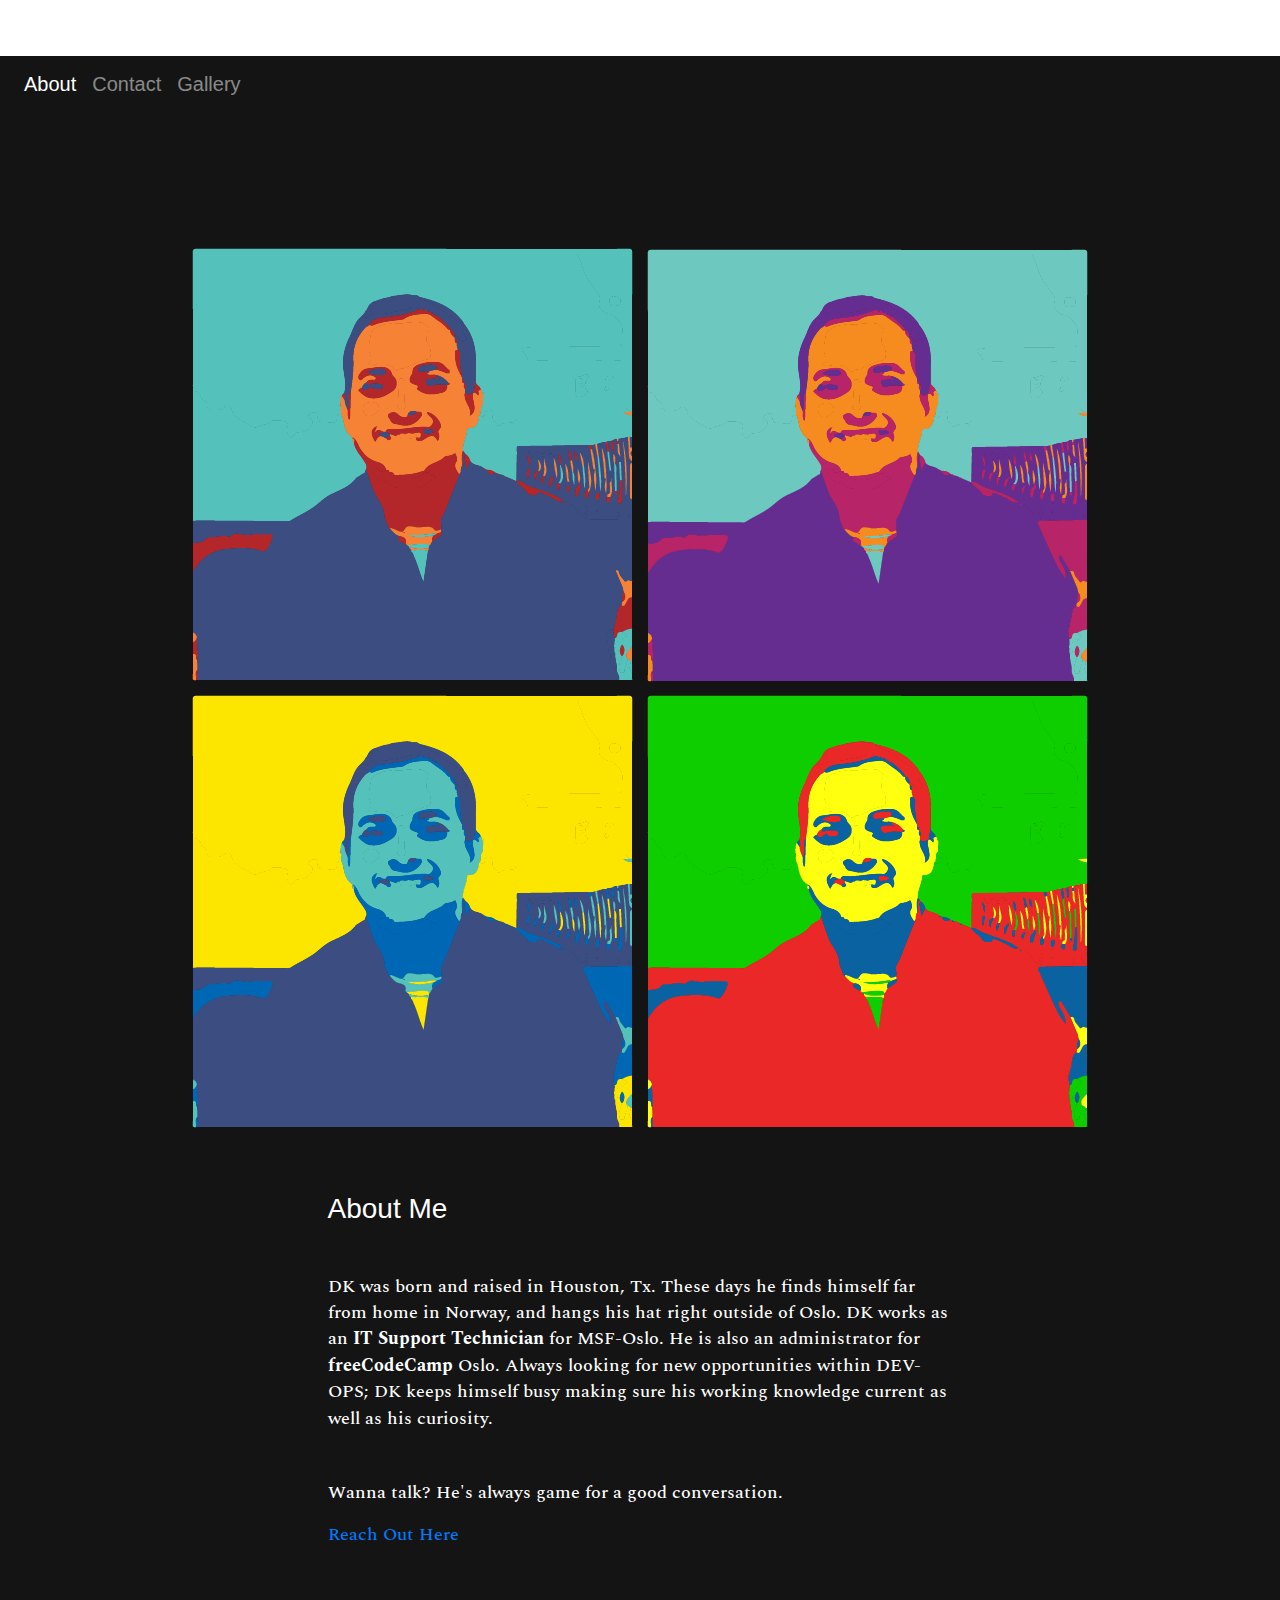
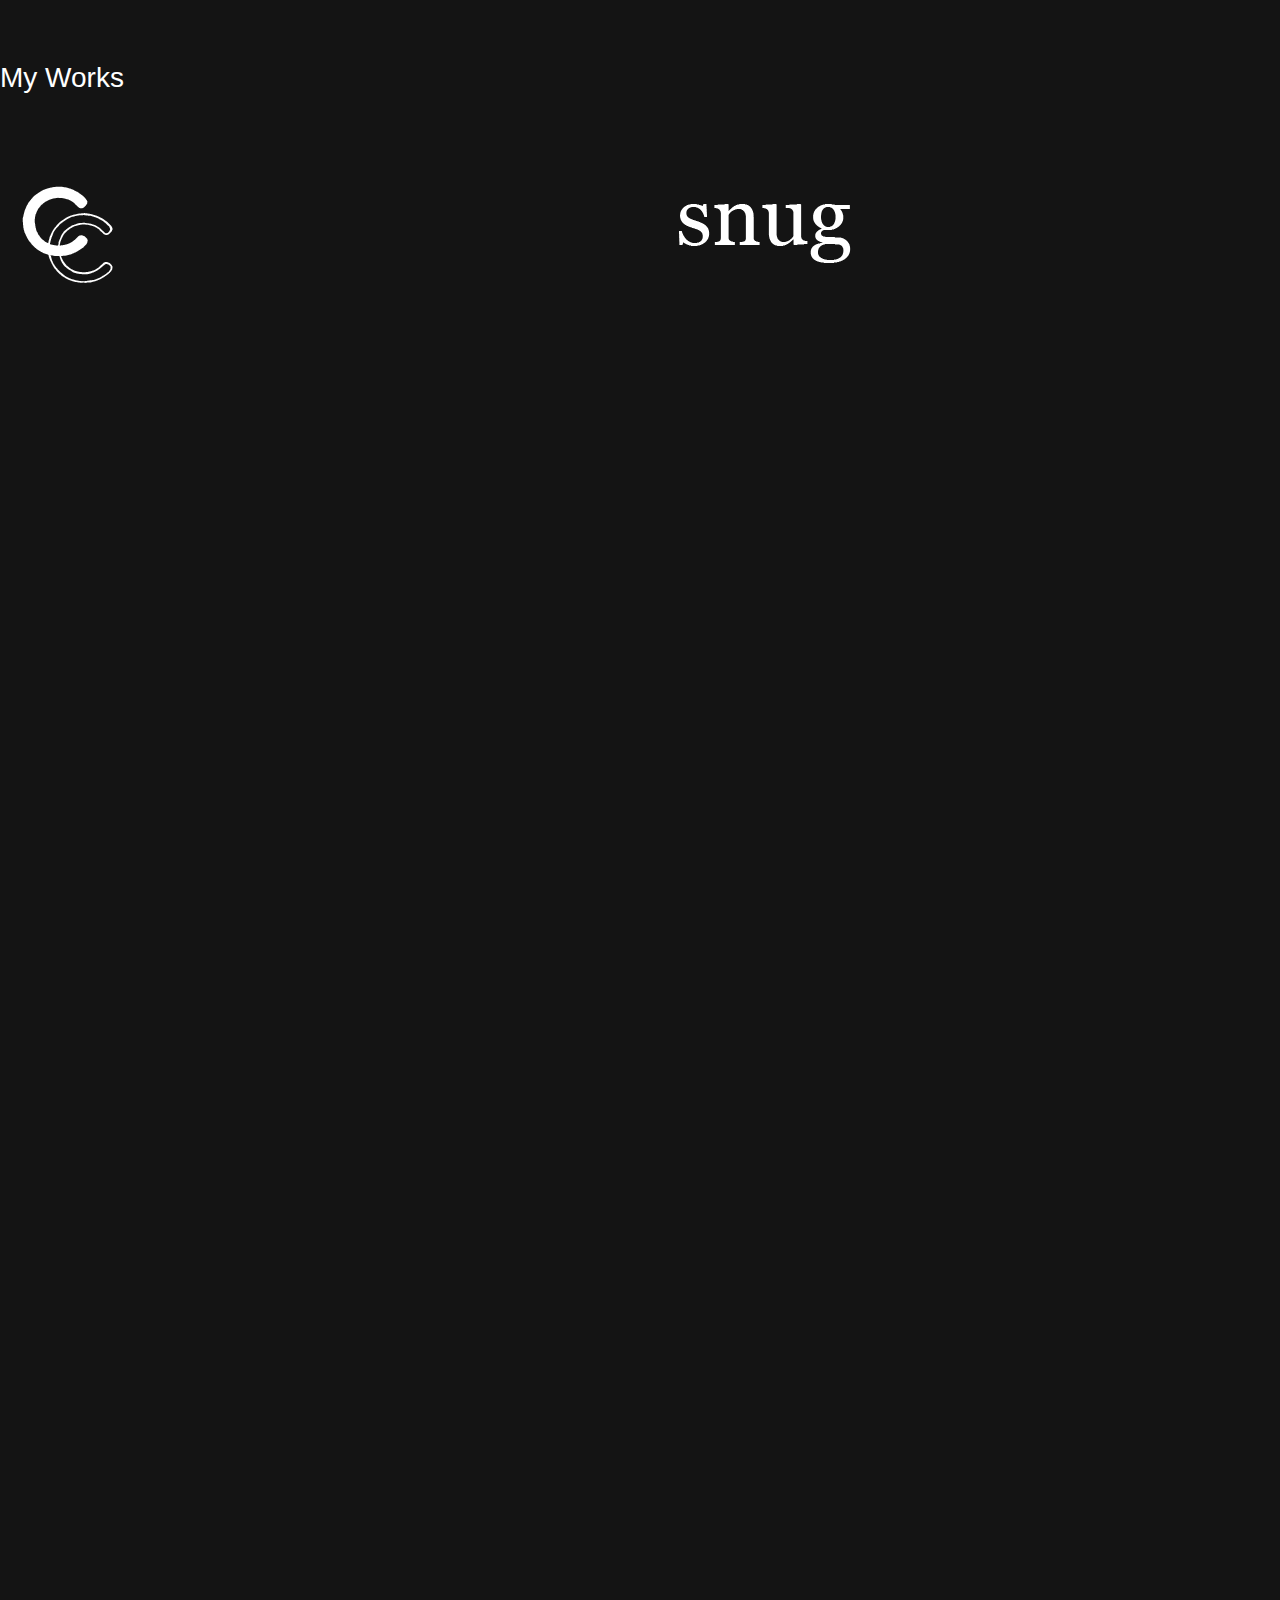
<file: index.html>
<!DOCTYPE html>
<html>
<head>
    <meta charset="utf-8">
    <meta http-equiv="X-UA-Compatible" content="IE=edge">
    <meta name="viewport" content="width=device-width, initial-scale=1">

    <title>DKSolutions</title>
    <link rel="stylesheet" href="https://stackpath.bootstrapcdn.com/bootstrap/4.3.1/css/bootstrap.min.css" integrity="sha384-ggOyR0iXCbMQv3Xipma34MD+dH/1fQ784/j6cY/iJTQUOhcWr7x9JvoRxT2MZw1T" crossorigin="anonymous">
    <script src="https://code.jquery.com/jquery-3.3.1.slim.min.js" integrity="sha384-q8i/X+965DzO0rT7abK41JStQIAqVgRVzpbzo5smXKp4YfRvH+8abtTE1Pi6jizo" crossorigin="anonymous"></script>    
    <script src="https://cdnjs.cloudflare.com/ajax/libs/popper.js/1.14.7/umd/popper.min.js" integrity="sha384-UO2eT0CpHqdSJQ6hJty5KVphtPhzWj9WO1clHTMGa3JDZwrnQq4sF86dIHNDz0W1" crossorigin="anonymous"></script>
    <script src="https://stackpath.bootstrapcdn.com/bootstrap/4.3.1/js/bootstrap.min.js" integrity="sha384-JjSmVgyd0p3pXB1rRibZUAYoIIy6OrQ6VrjIEaFf/nJGzIxFDsf4x0xIM+B07jRM" crossorigin="anonymous"></script>
    <link href="https://fonts.googleapis.com/css?family=Spectral:400&display=swap" rel="stylesheet">
    <link href="https://fonts.googleapis.com/css?family=Space+Mono:700&display=swap" rel="stylesheet">
    <link rel="stylesheet" type="text/css" href="main.css">
</head>
<body>
    <div class="desktop">
    <div class="row">
        <div class="col-md-12">
            <h1 class="txt-white pl-3">DKsolutions</h1>
        </div>
    </div>
    <div class="row sticky-top">
        <div class="col-md-12">
            <nav class="navbar navbar-expand-lg navbar-dark bg-solid-dark">
                <button class="navbar-toggler" type="button" data-toggle="collapse" data-target="#navbarNavDropdown" aria-controls="navbarNavDropdown" aria-expanded="false" aria-label="Toggle navigation">
                  <span class="navbar-toggler-icon"></span>
                </button>
                <div class="collapse navbar-collapse" id="navbarNavDropdown">
                  <ul class="navbar-nav">
                    <li class="nav-item active">
                      <a class="nav-link" href="#"><h5>About</h5><span class="sr-only">(current)</span></a>
                    </li>
                    <li class="nav-item">
                      <a class="nav-link" href="contact.php"><h5>Contact</h5></a>
                    </li>
                    <li class="nav-item">
                      <a class="nav-link" href="gallery.html"><h5>Gallery</h5></a>
                    </li>
                  </ul>
                </div>
              </nav>
        </div>
    </div>
    <div class="row pb-5 pt-5 bg-solid-dark">
            <div class="col-md-12 pt-3 img-centered">
                <img src="resources/img/1x/thelegendwarhol.png" class="thelegend">
            </div>
    </div>
    <div class="row bg-solid-dark pb-5">
        <div class="col-md-3"></div>
        <div class="col-md-6  img-centered pt-3">
          <h3 class="txt-white">About Me</h3>
          <p class="txt-white txt-justify txt-revindent txt-details mt-5">DK was born and raised in Houston, Tx.
              These days he finds himself far from home in Norway, and hangs his hat right outside of Oslo.
              DK works as an  <strong>IT Support Technician</strong> for MSF-Oslo. He is also an 
              administrator for <strong>freeCodeCamp</strong> Oslo. Always looking for new opportunities within DEV-OPS;
              DK keeps himself busy making sure his working knowledge current as well as his curiosity.
              </p>
              <p class="txt-white txt-centered mt-5">Wanna talk? He's always game for a good conversation.</p>
              <a href="https://www.dksolutions.co/contact.html"><p class="txt-centered">Reach Out Here</p></a>
      </div>
      <div class="col-md-3"></div>
      </div>

    <div class="row bg-solid-dark pt-5">
      <div class="col-sm-12 txt-centered">
          <h3 class="txt-white">My Works</h3>            
      </div>
  </div>


    <div class="row bg-solid-dark pt-5">
      <div class="col-md-6">
        <ul class="nav nav-tabs bb-none">
          <li><a data-toggle="tab" href="#home"><img src="resources/img/CCwhite.png" id="cc-img-size cc-img-position" class="portfolio-img pt-4"></a></li>
        </ul>
      </div>
        <div class="col-md-6">
          <ul class="nav nav-tabs bb-none">
            <li><a data-toggle="tab" href="#menu1"><img src="resources/img/snugwhite.png" id="snug-img-size" class="portfolio-img pt-4"></a></li>
          </ul>
        </div>
      </div>
          <div class="row bg-solid-dark">
            <div class="col-md-2"></div>
            <div class="col-md-8">
              <div class="tab-content">
                <div id="home" class="tab-pane fade in active">
                  <img class="cc-home-img" src="resources/img/CCHOMESHORT.png">
                  <p class="txt-white txt-details txt-justify txt-indent">Conscious Coffee is a concept coffee site fictionally operated throughout Oslo, Norway.
                    The purpose of the site was to provide information to the on-the-go user. Information included 
                    opening and closing hours as well as locations around town. The emphasis on mobile responsiveness was
                    a priority for this site.
                  </p>
                  <p class="txt-white txt-details txt-centered">
                      Built with bootstrap.
                  </p>
                </div>
                <div id="menu1" class="tab-pane fade">
                  <img class="snug-img" src="resources/img/tmwl.png">
                  <p class="txt-white txt-details txt-justify txt-indent">Snug is a concept e-commerce site focused on usability. The company sells child carriers.
                    The intended audience for this site is withing the age range of 20-70. Meaning anyone with a family or working
                    in child care. Everything provided within the site can be found within three "clicks" and navigation is intuitive.
                    Simple and clean design.
                  </p>
                  <p class="txt-white txt-details txt-centered">
                      Built with bootstrap.
                  </p>
                </div>

              </div>
            </div>
            <div class="col-md-2"></div>
          </div>



</div>

<div class="mobile">
        <div class="row">
                <div class="col-sm-12 bg-solid-dark">
                    <img src="resources/img/1x/dksol.png" class="mobile-dksolutions-title">
                </div>
            </div>
            <div class="row sticky-top">
                <div class="col-sm-12">
                    <nav class="navbar navbar-expand-lg navbar-dark bg-solid-dark">
                        <button class="navbar-toggler" type="button" data-toggle="collapse" data-target="#navbarNavDropdown" aria-controls="navbarNavDropdown" aria-expanded="false" aria-label="Toggle navigation">
                          <span class="navbar-toggler-icon"></span>
                        </button>
                        <div class="collapse navbar-collapse" id="navbarNavDropdown">
                          <ul class="navbar-nav">
                            <li class="nav-item active">
                              <a class="nav-link" href="#">About <span class="sr-only">(current)</span></a>
                            </li>
                            <li class="nav-item">
                              <a class="nav-link" href="#">Contact</a>
                            </li>
                            <li class="nav-item">
                              <a class="nav-link" href="#">Gallery</a>
                            </li>
                          </ul>
                        </div>
                      </nav>
                </div>
            </div>
    <div class="row">
        <div class="col-sm-10">
            <img src="resources/img/1x/thelegendwarhol.png" class="mobile-thelegend">
        </div>
    </div>
    <div class="row">
        <div class="col-sm-12">
                <h3 class="tlh center">The legend himself</h3>
                <p class="txt-justify">Darren aka DK aaka DMak was born and raised in Houston, Tx.
                    These days he finds himself far from home in Norway, and hangs his hat right outside of Oslo.
                    With this great new chapter in his life he also took on the challenge to do what he's always wanted to do. 
                    Develop. Full of imagination and creativity he began learning Front End Development in 2017 and is now an emerging developer
                    looking for new opportunities within DEVOPS. </p>
                    <p class="txt-justify">Wanna talk? He's always game for a good conversation.</p>
                    <a class="txt-justify" href="https://www.dksolutions.co/contact.html">Reach out here</a>            
        </div>
    </div>
    <div class="row">
        <div class="col-sm-12">
                <img class="myworks-title" src="resources/img/1x/myworks3.png">            
        </div>
    </div>
    <div class="row">
        <div class="col-sm-4">
                <h4 class="txt-centered font-white">Conscious Coffee</h4>
                <a href="https://www.dksolutions.co/CC/HOME.html"><img src="resources/img/CCHOMESHORT.png" id="cc-img-size" class="portfolio-img pt-4"></a>
        </div>
        <div class="col-sm-4">
                <h4 class="txt-centered font-white">Snug</h4>
                <a href="https://www.dksolutions.co/snug/home.html"><img src="resources/img/snug_name.png" id="snug-img-size" class="portfolio-img pt-4"></a>
        </div>
        <div class="col-sm-4">
                <h4 class="txt-centered font-white">Coming Soon!</h4> 
        </div>
    </div>

</div>

</body>
</html>
</file>
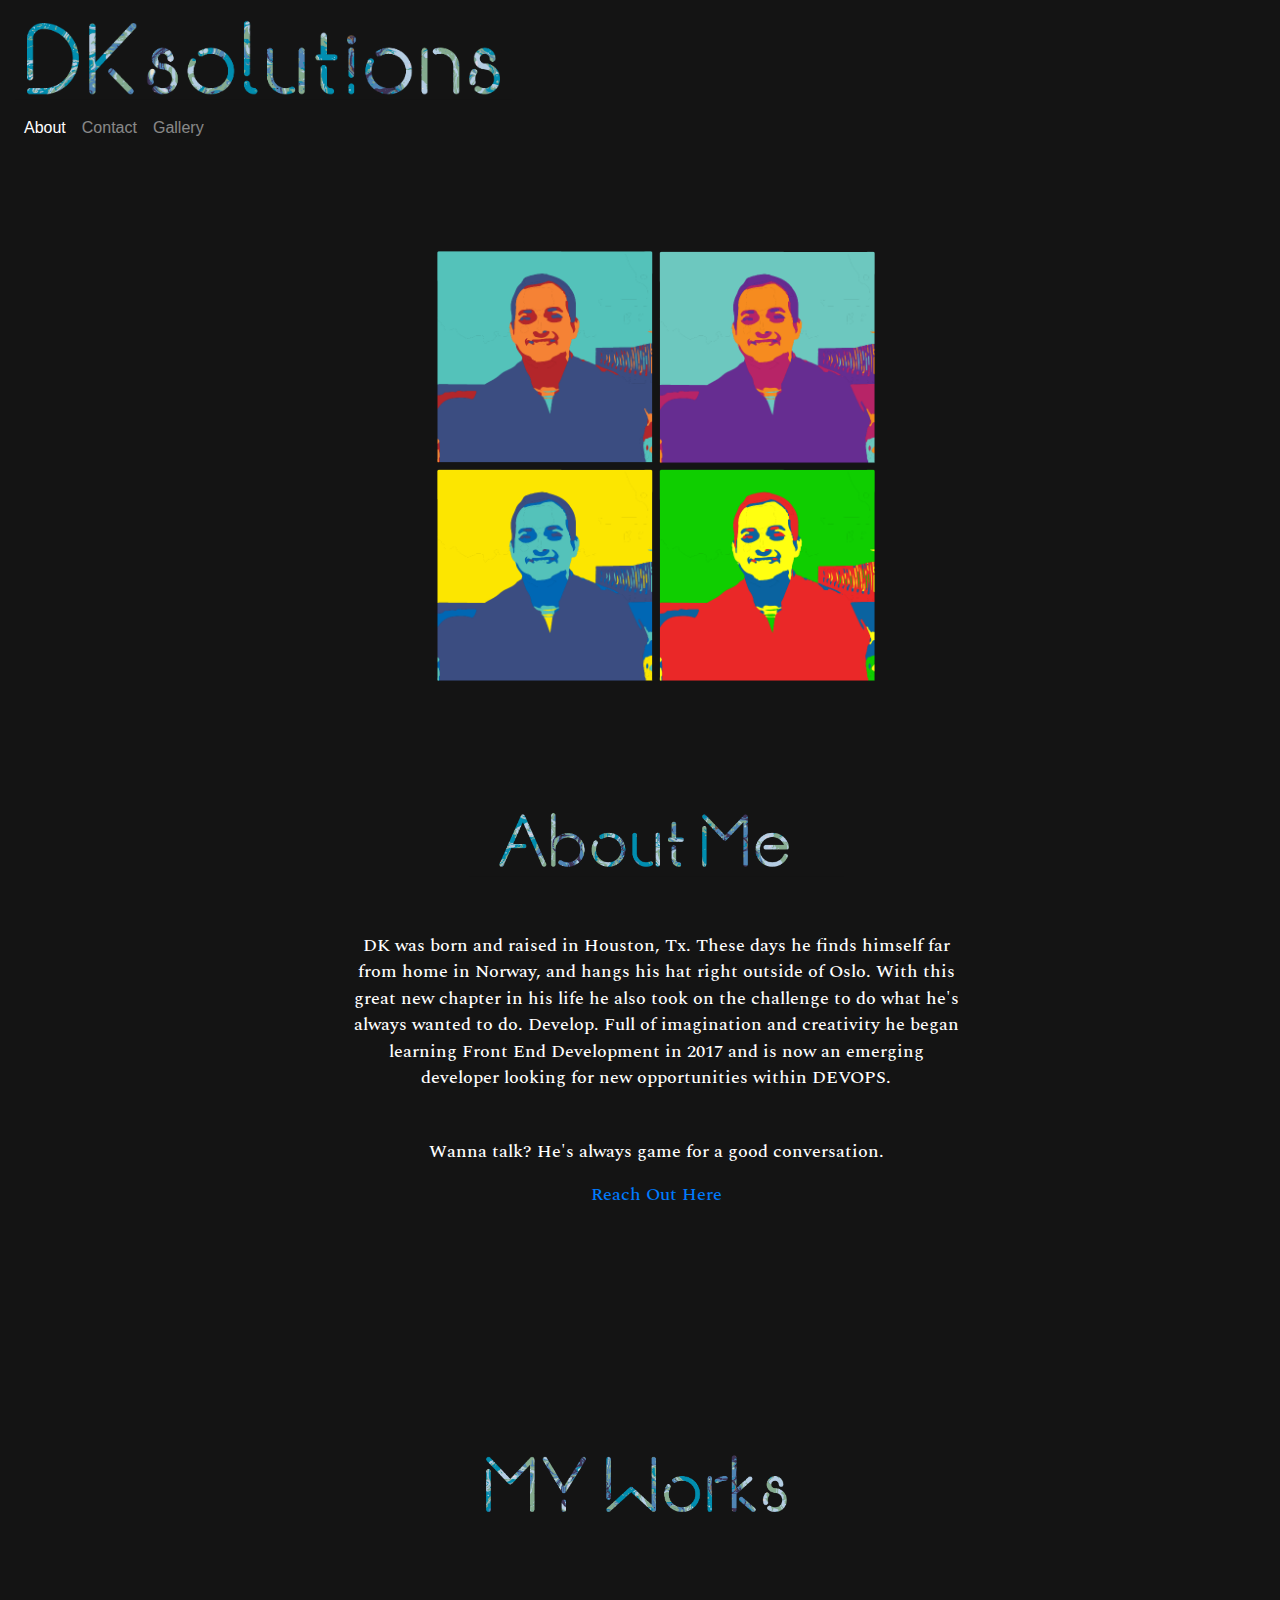
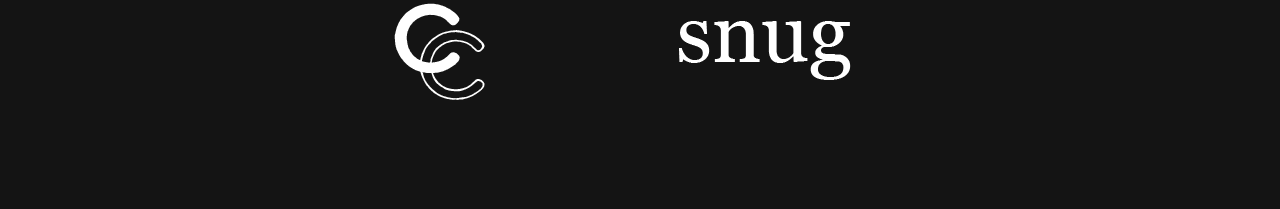
<file: home.html>
<!DOCTYPE html>
<html>
<head>
    <meta charset="utf-8">
    <meta http-equiv="X-UA-Compatible" content="IE=edge">
    <meta name="viewport" content="width=device-width, initial-scale=1">

    <title>DKSolutions</title>
    <link rel="stylesheet" href="https://stackpath.bootstrapcdn.com/bootstrap/4.3.1/css/bootstrap.min.css" integrity="sha384-ggOyR0iXCbMQv3Xipma34MD+dH/1fQ784/j6cY/iJTQUOhcWr7x9JvoRxT2MZw1T" crossorigin="anonymous">
    <script src="https://code.jquery.com/jquery-3.3.1.slim.min.js" integrity="sha384-q8i/X+965DzO0rT7abK41JStQIAqVgRVzpbzo5smXKp4YfRvH+8abtTE1Pi6jizo" crossorigin="anonymous"></script>    
    <script src="https://cdnjs.cloudflare.com/ajax/libs/popper.js/1.14.7/umd/popper.min.js" integrity="sha384-UO2eT0CpHqdSJQ6hJty5KVphtPhzWj9WO1clHTMGa3JDZwrnQq4sF86dIHNDz0W1" crossorigin="anonymous"></script>
    <script src="https://stackpath.bootstrapcdn.com/bootstrap/4.3.1/js/bootstrap.min.js" integrity="sha384-JjSmVgyd0p3pXB1rRibZUAYoIIy6OrQ6VrjIEaFf/nJGzIxFDsf4x0xIM+B07jRM" crossorigin="anonymous"></script>
    <link href="https://fonts.googleapis.com/css?family=Spectral:400&display=swap" rel="stylesheet">
    <link rel="stylesheet" type="text/css" href="main.css">
</head>
<body>
    <div class="desktop">
    <div class="row">
        <div class="col-md-12 bg-solid-dark">
            <img src="resources/img/1x/dksolcol.png" class="dksolutions-title">
        </div>
    </div>
    <div class="row sticky-top">
        <div class="col-md-12">
            <nav class="navbar navbar-expand-lg navbar-dark bg-solid-dark">
                <button class="navbar-toggler" type="button" data-toggle="collapse" data-target="#navbarNavDropdown" aria-controls="navbarNavDropdown" aria-expanded="false" aria-label="Toggle navigation">
                  <span class="navbar-toggler-icon"></span>
                </button>
                <div class="collapse navbar-collapse" id="navbarNavDropdown">
                  <ul class="navbar-nav">
                    <li class="nav-item active">
                      <a class="nav-link" href="#">About <span class="sr-only">(current)</span></a>
                    </li>
                    <li class="nav-item">
                      <a class="nav-link" href="#">Contact</a>
                    </li>
                    <li class="nav-item">
                      <a class="nav-link" href="#">Gallery</a>
                    </li>
                  </ul>
                </div>
              </nav>
        </div>
    </div>
    <div class="row pb-5 pt-5 bg-solid-dark">
      <div class="col-md-3"></div>
            <div class="col-md-6 ml-3 mr-2 pt-3">
                <img src="resources/img/1x/thelegendwarhol.png" class="thelegend">
            </div>
        <div class="col-md-3"></div>
    </div>
    <div class="row bg-solid-dark pb-5">
        <div class="col-md-3"></div>
        <div class="col-md-6 ml-3 mr-2 pt-3">
          <img class="about-img cont-center pb-2" src="resources/img/1x/aboutme.png">
          <p class="text-white center pr-1 pl-1 mt-5">DK was born and raised in Houston, Tx.
              These days he finds himself far from home in Norway, and hangs his hat right outside of Oslo.
              With this great new chapter in his life he also took on the challenge to do what he's always wanted to do. 
              Develop. Full of imagination and creativity he began learning Front End Development in 2017 and is now an emerging developer
              looking for new opportunities within DEVOPS. </p>
              <p class="text-white center mt-5">Wanna talk? He's always game for a good conversation.</p>
              <a href="https://www.dksolutions.co/contact.html"><p class="center">Reach Out Here</p></a>
      </div>
      <div class="col-md-3"></div>
      </div>

    <div class="row bg-solid-dark pt-5">
      <div class="col-sm-12">
              <img class="myworks-title" src="resources/img/1x/myworks4.png">            
      </div>
  </div>


    <div class="row bg-solid-dark pt-5">
      <div class="col-md-6 cc-position">
        <ul class="nav nav-tabs bb-none flt-rt">
          <li class="active"><a data-toggle="tab" href="#home"><img src="resources/img/CCwhite.png" id="cc-img-size cc-img-position" class="portfolio-img pt-4"></a></li>
        </ul>
      </div>
        <div class="col-md-6">
          <ul class="nav nav-tabs bb-none">
            <li><a data-toggle="tab" href="#menu1"><img src="resources/img/snugwhite.png" id="snug-img-size" class="portfolio-img pt-4"></a></li>
          </ul>
        </div>
      </div>
          <div class="row bg-solid-dark">
            <div class="col-md-12">
              <div class="tab-content">
                <div id="home" class="tab-pane fade in active">
                  <h3 class="txt-white">HOME</h3>
                  <p class="txt-white">Some content.</p>
                </div>
                <div id="menu1" class="tab-pane fade">
                  <h3 class="txt-white">Menu 1</h3>
                  <p class="txt-white">Some content in menu 1.</p>
                </div>

              </div>

            </div>
          </div>



</div>

<div class="mobile">
        <div class="row">
                <div class="col-sm-12 bg-solid-dark">
                    <img src="resources/img/1x/dksol.png" class="mobile-dksolutions-title">
                </div>
            </div>
            <div class="row sticky-top">
                <div class="col-sm-12">
                    <nav class="navbar navbar-expand-lg navbar-dark bg-solid-dark">
                        <button class="navbar-toggler" type="button" data-toggle="collapse" data-target="#navbarNavDropdown" aria-controls="navbarNavDropdown" aria-expanded="false" aria-label="Toggle navigation">
                          <span class="navbar-toggler-icon"></span>
                        </button>
                        <div class="collapse navbar-collapse" id="navbarNavDropdown">
                          <ul class="navbar-nav">
                            <li class="nav-item active">
                              <a class="nav-link" href="#">About <span class="sr-only">(current)</span></a>
                            </li>
                            <li class="nav-item">
                              <a class="nav-link" href="#">Contact</a>
                            </li>
                            <li class="nav-item">
                              <a class="nav-link" href="#">Gallery</a>
                            </li>
                          </ul>
                        </div>
                      </nav>
                </div>
            </div>
    <div class="row">
        <div class="col-sm-10">
            <img src="resources/img/1x/thelegendwarhol.png" class="mobile-thelegend">
        </div>
    </div>
    <div class="row">
        <div class="col-sm-12">
                <h3 class="tlh center">The legend himself</h3>
                <p class="just">Darren aka DK aaka DMak was born and raised in Houston, Tx.
                    These days he finds himself far from home in Norway, and hangs his hat right outside of Oslo.
                    With this great new chapter in his life he also took on the challenge to do what he's always wanted to do. 
                    Develop. Full of imagination and creativity he began learning Front End Development in 2017 and is now an emerging developer
                    looking for new opportunities within DEVOPS. </p>
                    <p class="just">Wanna talk? He's always game for a good conversation.</p>
                    <a class="just" href="https://www.dksolutions.co/contact.html">Reach out here</a>            
        </div>
    </div>
    <div class="row">
        <div class="col-sm-12">
                <img class="myworks-title" src="resources/img/1x/myworks3.png">            
        </div>
    </div>
    <div class="row">
        <div class="col-sm-4">
                <h4 class="text-centered font-white">Conscious Coffee</h4>
                <a href="https://www.dksolutions.co/CC/HOME.html"><img src="resources/img/CCHOMESHORT.png" id="cc-img-size" class="portfolio-img pt-4"></a>
        </div>
        <div class="col-sm-4">
                <h4 class="text-centered font-white">Snug</h4>
                <a href="https://www.dksolutions.co/snug/home.html"><img src="resources/img/snug_name.png" id="snug-img-size" class="portfolio-img pt-4"></a>
        </div>
        <div class="col-sm-4">
                <h4 class="text-centered font-white">Coming Soon!</h4> 
        </div>
    </div>

</div>

</body>
</html>
</file>
<file: main.css>
.mobile{
    display: none;
}
.center{
    text-align: center;
}

p, h4{
    font-family: 'Spectral', serif;
}
p{
  font-weight: 500;
  font-size: 110%;
}
.tlh{
    font-family: 'Spectral', serif;
    font-weight: 800;
    text-shadow: 1px 1px grey;
}
.half{
    height: 50vh;
}
.about-img{
    margin-top: 10%;
    width: 60%;
    margin-left: 20%;
    margin-right: 20%;
}
.myworks-title{
  margin-top: 10%;
  width: 30%;
  margin-left: 35%;
  margin-right: 20%;
}


.bg-solid-dark{
    background-color: rgb(20, 20, 20);
}
.bg-solid-white{
    background-color: white;
}
.font-white{
    color: white;
}
.dksolutions-title{
    padding-top: 15px;
    padding-left: 15px;
    width: 40vw;
    max-width: 600px;
}

.carousel-text-place,.carousel-text-city{
    color: white;
    text-shadow: -3px 1px 10px black;
}
.carousel-text-place{
    -webkit-text-stroke: .5px black;
}
.just{
  text-align: justify;
}
.thelegend{
    max-width: 70%;
    margin-top: 5%;
    margin-left: 15%;
    margin-right: 20%;
}

.flt-rt{
    float: right;
}
.txt-white{
    color: white;
}
.shadowed{
        box-shadow: 10px 5px 5px grey;
}
.text-centered{
    text-align: center;
}
.text-white{
    color:white;
}
.bb-none{
    border-bottom: none;
}
.bordered{
    border: 0.25px solid black;
}
#cc-img-size{
    width: 76.5%;
}
.cc-position{
    padding-right: 150px;
}


#cc-img-size,#snug-img-size{
    max-width: 300px;
    padding-left: 12%;
}
.footer{
    height: 10vh;
    max-height: 500px;
}



@media(max-width:500px){
.desktop{
    display: none;
}
.mobile{
    display: inline;
}
.mobile-dksolutions-title{
    padding-top: 10px;
    padding-left: 10px;
    max-width: 100vw;
}
.mobile-thelegend{
    max-width: 100vw;
    padding: 5%;
}

}
</file>
